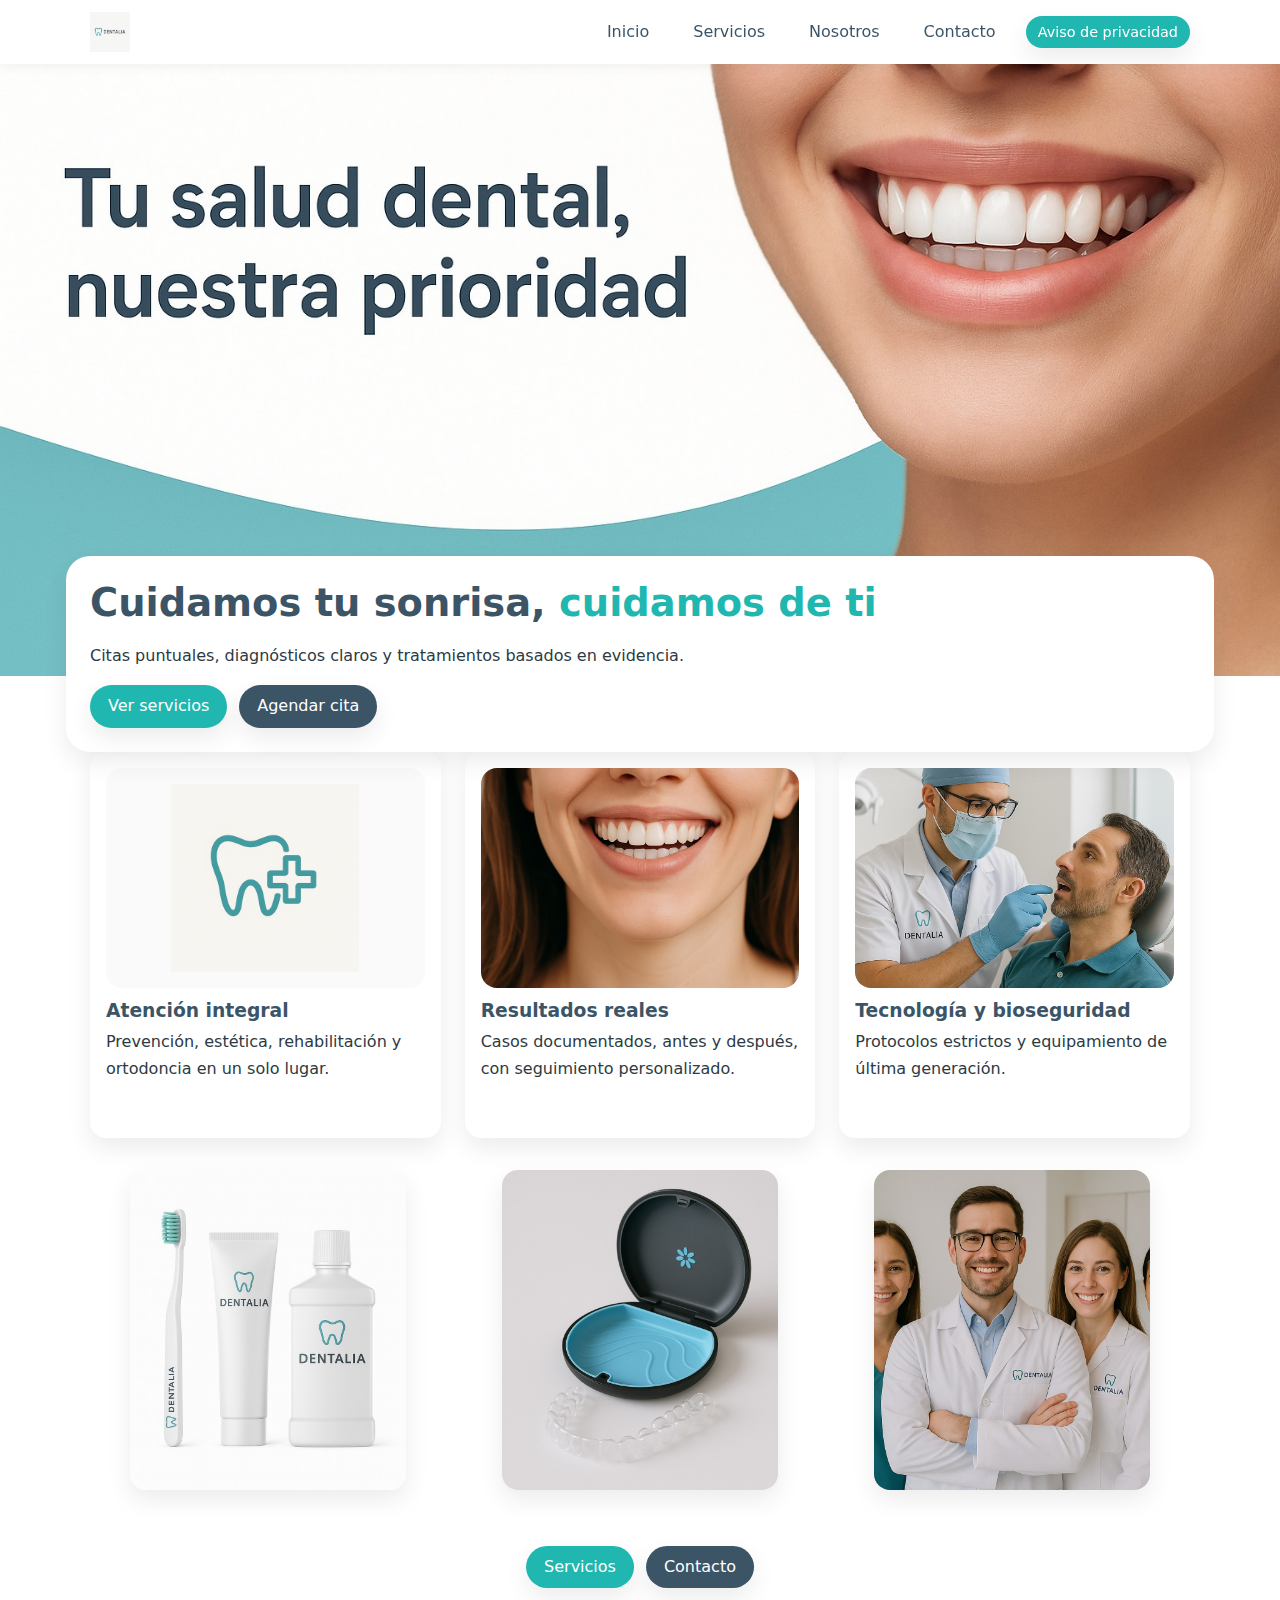
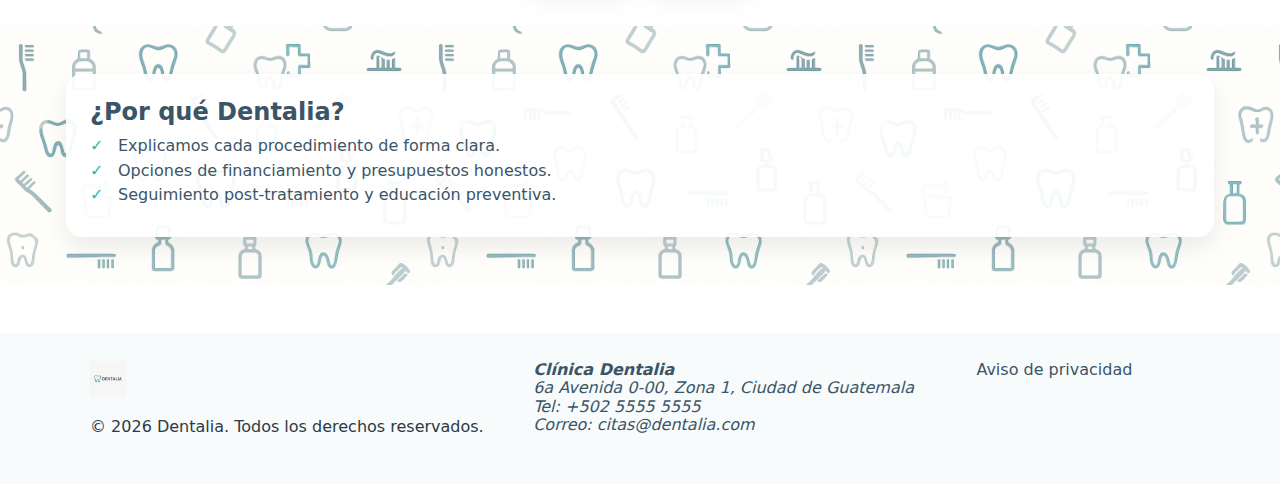
<file: index.html>
<!DOCTYPE html>
<html lang="es">
<head>
  <meta charset="utf-8">
  <meta name="viewport" content="width=device-width, initial-scale=1">
  <title>Dentalia | Clínica Dental</title>
  <meta name="description" content="Clínica Dentalia: prevención, ortodoncia, estética y atención integral.">
  <link rel="icon" type="image/png" sizes="32x32" href="assets/img/logo/favicon-32.png">
  <link rel="icon" type="image/png" sizes="192x192" href="assets/img/logo/favicon-192.png">
  <link rel="apple-touch-icon" href="assets/img/logo/apple-touch-icon.png">
  <link rel="stylesheet" href="assets/css/normalize.css">
  <link rel="stylesheet" href="assets/css/estilo.css">
</head>
<body>
  <header class="header">
    <div class="container header__wrap">
      <a class="brand" href="index.html" aria-label="Inicio Dentalia">
        <img src="assets/img/logo/logo-dentalia.png" alt="Dentalia" height="40">
      </a>

      <button class="nav__toggle" id="btnMenu" aria-label="Abrir menú" aria-expanded="false">
        <span></span><span></span><span></span>
      </button>

      <nav class="nav" id="nav">
        <ul class="nav__list">
          <li><a class="nav__link" href="index.html">Inicio</a></li>
          <li><a class="nav__link" href="servicios.html">Servicios</a></li>
          <li><a class="nav__link" href="nosotros.html">Nosotros</a></li>
          <li><a class="nav__link" href="contacto.html">Contacto</a></li>
          <li><a class="btn btn--sm" href="aviso-privacidad.html">Aviso de privacidad</a></li>
        </ul>
      </nav>
    </div>
  </header>

  <main>
    <!-- HERO -->
    <section id="hero" class="hero">
      <div class="hero__media">
        <img src="assets/img/banners/hero-sonrisa.jpg" alt="Sonrisa saludable" class="hero__img">
      </div>
      <div class="container hero__content">
        <!-- Frase distinta a la de la imagen -->
        <h1>Cuidamos tu sonrisa, <span class="accent">cuidamos de ti</span></h1>
        <p>Citas puntuales, diagnósticos claros y tratamientos basados en evidencia.</p>
        <div class="hero__cta">
          <a class="btn" href="servicios.html">Ver servicios</a>
          <a class="btn btn--sec" href="contacto.html">Agendar cita</a>
        </div>
      </div>
    </section>

    <!-- SELLOS / DESTACADOS -->
    <section class="container grid-3 destacados">
      <article class="card">
        <!-- Ícono ahora grande y consistente con el resto -->
        <img src="assets/img/logo/icono-dental-cruz.png" alt="Atención integral" class="thumb thumb--contain">
        <h3>Atención integral</h3>
        <p>Prevención, estética, rehabilitación y ortodoncia en un solo lugar.</p>
      </article>
      <article class="card">
        <img src="assets/img/equipo/sonrisa-mujer.jpg" alt="Resultados" class="thumb">
        <h3>Resultados reales</h3>
        <p>Casos documentados, antes y después, con seguimiento personalizado.</p>
      </article>
      <article class="card">
        <img src="assets/img/equipo/atencion-paciente.jpg" alt="Tecnología y bioseguridad" class="thumb">
        <h3>Tecnología y bioseguridad</h3>
        <p>Protocolos estrictos y equipamiento de última generación.</p>
      </article>
    </section>

    <!-- COLLAGE + CTA SUPERPUESTA -->
<section class="collage" aria-label="Galería de tratamientos">
  <div class="collage__grid">
    <figure class="collage__item">
      <img src="assets/img/servicios/kit-dentalia.jpg" alt="Cuidado dental diario, kit Dentalia">
    </figure>
    <figure class="collage__item">
      <img src="assets/img/servicios/ortodoncia-invisible.jpg" alt="Ortodoncia invisible">
    </figure>
    <figure class="collage__item">
      <img src="assets/img/equipo/equipo-dentalia.jpg" alt="Nuestro equipo">
    </figure>
  </div>

  <!-- Botones superpuestos y centrados -->
  <div class="collage__cta">
    <a class="btn" href="servicios.html">Servicios</a>
    <a class="btn btn--sec" href="contacto.html">Contacto</a>
  </div>
</section>

    <!-- PATRÓN DE FONDO + INFO (con panel blanco para contraste) -->
    <section class="patron">
      <div class="container panel-contraste">
        <h2 id="por-que-dentalia">¿Por qué Dentalia?</h2>
        <ul class="checks">
          <li>Explicamos cada procedimiento de forma clara.</li>
          <li>Opciones de financiamiento y presupuestos honestos.</li>
          <li>Seguimiento post-tratamiento y educación preventiva.</li>
        </ul>
      </div>
    </section>
  </main>

  <footer class="footer">
    <div class="container footer__grid">
      <div>
        <img src="assets/img/logo/logo-dentalia-alt.png" alt="Dentalia" height="36">
        <p>© <span id="year"></span> Dentalia. Todos los derechos reservados.</p>
      </div>
      <address>
        <strong>Clínica Dentalia</strong><br>
        6a Avenida 0-00, Zona 1, Ciudad de Guatemala<br>
        Tel: <a href="tel:+50255555555">+502 5555 5555</a><br>
        Correo: <a href="mailto:citas@dentalia.com">citas@dentalia.com</a>
      </address>
      <nav aria-label="Enlaces legales">
        <a href="aviso-privacidad.html">Aviso de privacidad</a>
      </nav>
    </div>
  </footer>

  <script src="assets/js/main.js"></script>
</body>
</html>
</file>
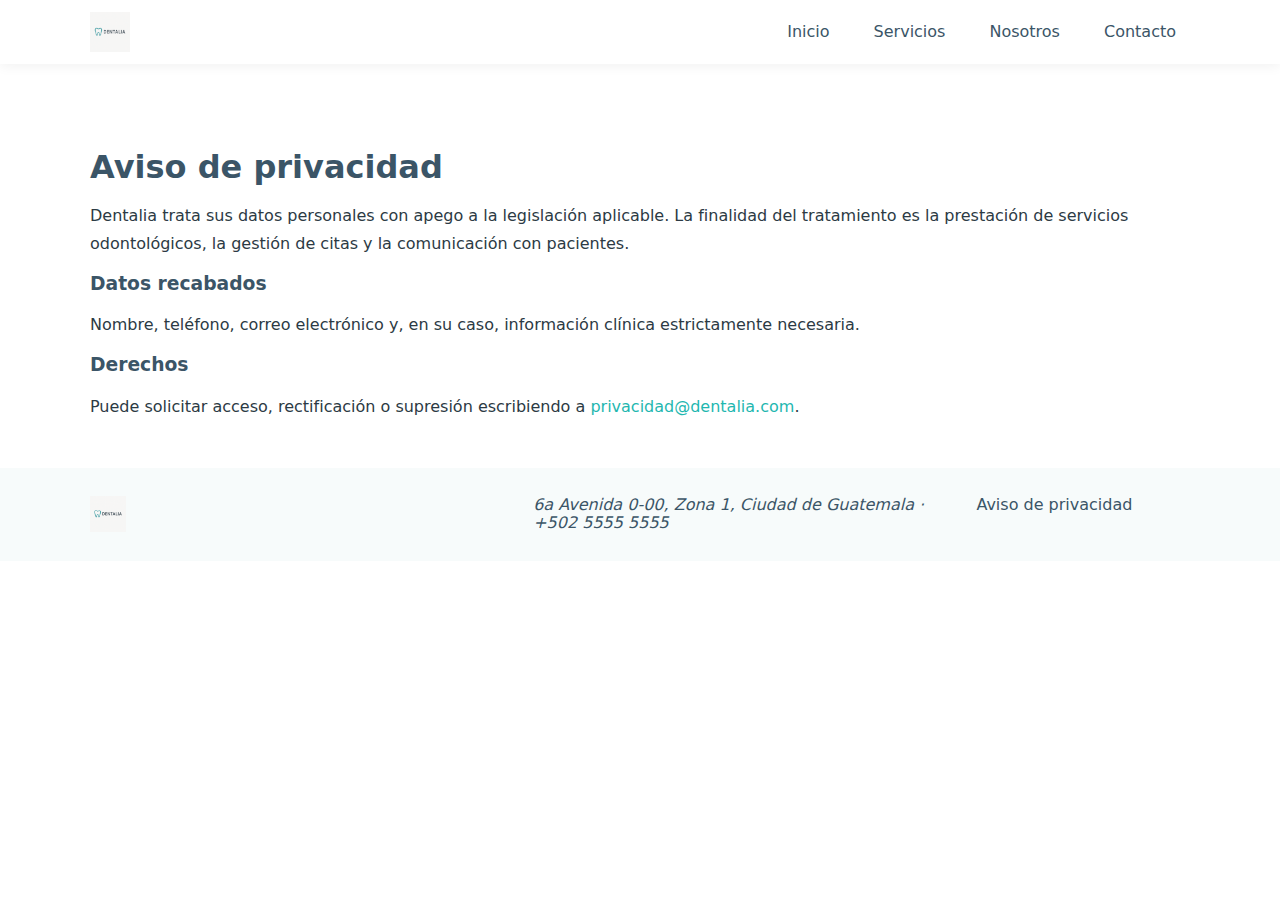
<file: aviso-privacidad.html>
<!DOCTYPE html>
<html lang="es">
<head>
  <meta charset="utf-8">
  <meta name="viewport" content="width=device-width, initial-scale=1">
  <title>Aviso de privacidad | Dentalia</title>
  <link rel="stylesheet" href="assets/css/normalize.css">
  <link rel="stylesheet" href="assets/css/estilo.css">
</head>
<body>
<header class="header">
  <div class="container header__wrap">
    <a class="brand" href="index.html"><img src="assets/img/logo/logo-dentalia.png" alt="Dentalia" height="40"></a>
    <button class="nav__toggle" id="btnMenu" aria-label="Abrir menú"><span></span><span></span><span></span></button>
    <nav class="nav" id="nav">
      <ul class="nav__list">
        <li><a class="nav__link" href="index.html">Inicio</a></li>
        <li><a class="nav__link" href="servicios.html">Servicios</a></li>
        <li><a class="nav__link" href="nosotros.html">Nosotros</a></li>
        <li><a class="nav__link" href="contacto.html">Contacto</a></li>
      </ul>
    </nav>
  </div>
</header>

<main class="container mt-header">
  <h1>Aviso de privacidad</h1>
  <p>Dentalia trata sus datos personales con apego a la legislación aplicable. La finalidad del tratamiento es la prestación de servicios odontológicos, la gestión de citas y la comunicación con pacientes.</p>
  <h3>Datos recabados</h3>
  <p>Nombre, teléfono, correo electrónico y, en su caso, información clínica estrictamente necesaria.</p>
  <h3>Derechos</h3>
  <p>Puede solicitar acceso, rectificación o supresión escribiendo a <a href="mailto:privacidad@dentalia.com">privacidad@dentalia.com</a>.</p>
</main>

<footer class="footer">
  <div class="container footer__grid">
    <div><img src="assets/img/logo/logo-dentalia-alt.png" alt="" height="36"></div>
    <address>6a Avenida 0-00, Zona 1, Ciudad de Guatemala · <a href="tel:+50255555555">+502 5555 5555</a></address>
    <nav><a href="aviso-privacidad.html">Aviso de privacidad</a></nav>
  </div>
</footer>

<script src="assets/js/main.js"></script>
</body>
</html>
</file>
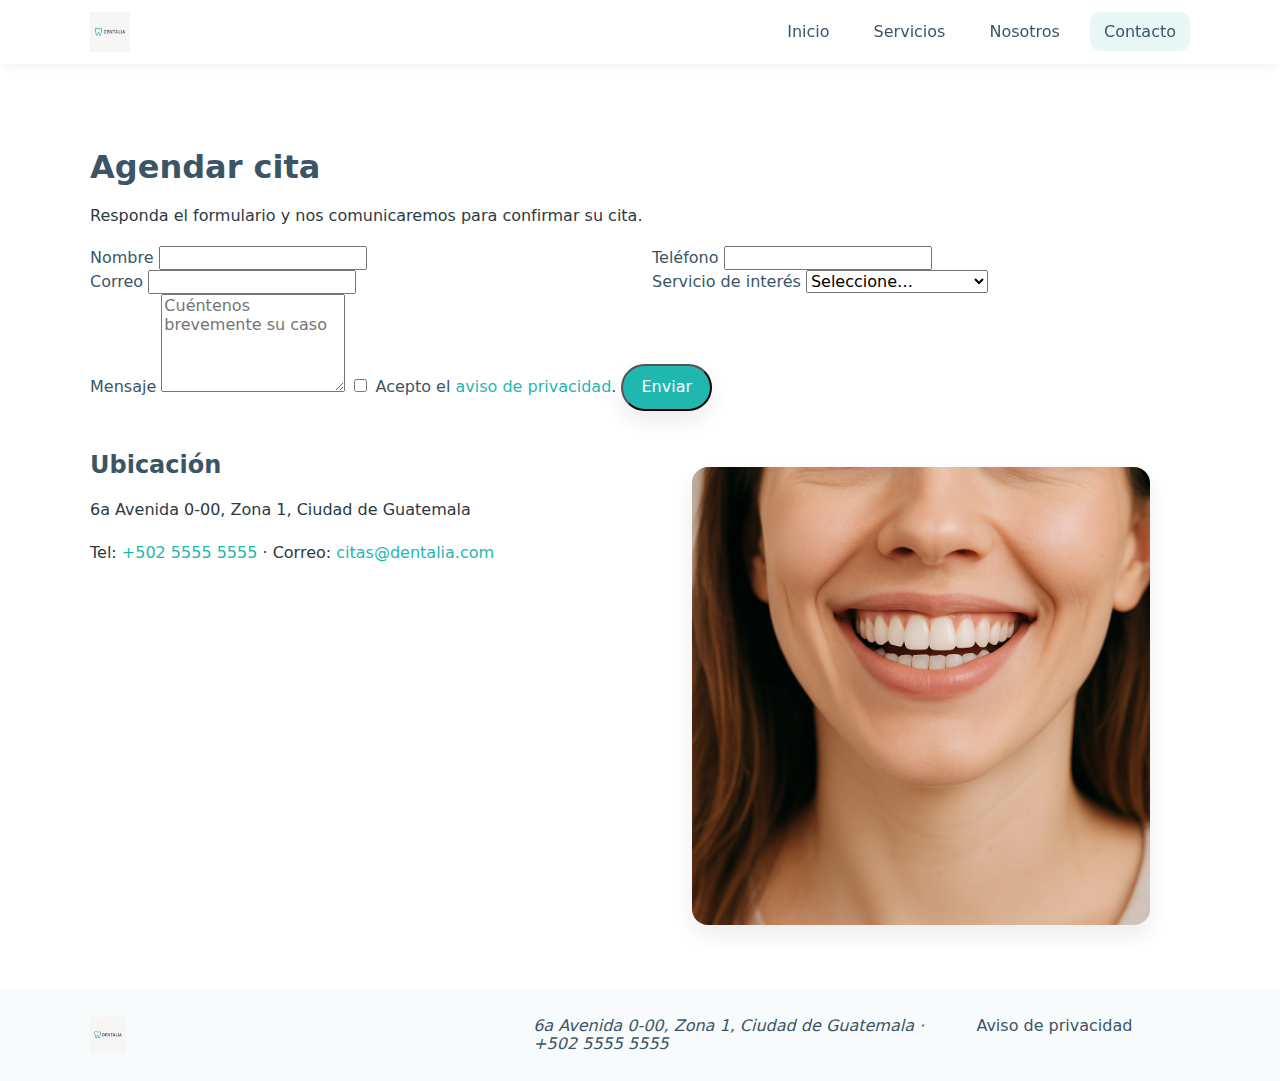
<file: contacto.html>
<!DOCTYPE html>
<html lang="es">
<head>
  <meta charset="utf-8">
  <meta name="viewport" content="width=device-width, initial-scale=1">
  <title>Contacto | Dentalia</title>
  <link rel="stylesheet" href="assets/css/normalize.css">
  <link rel="stylesheet" href="assets/css/estilo.css">
</head>
<body>
<header class="header">
  <div class="container header__wrap">
    <a class="brand" href="index.html"><img src="assets/img/logo/logo-dentalia.png" alt="Dentalia" height="40"></a>
    <button class="nav__toggle" id="btnMenu" aria-label="Abrir menú"><span></span><span></span><span></span></button>
    <nav class="nav" id="nav">
      <ul class="nav__list">
        <li><a class="nav__link" href="index.html">Inicio</a></li>
        <li><a class="nav__link" href="servicios.html">Servicios</a></li>
        <li><a class="nav__link" href="nosotros.html">Nosotros</a></li>
        <li><a class="nav__link active" href="contacto.html">Contacto</a></li>
      </ul>
    </nav>
  </div>
</header>

<main class="container mt-header">
  <h1 id="contacto">Agendar cita</h1>
  <p>Responda el formulario y nos comunicaremos para confirmar su cita.</p>

  <form class="form" action="https://formspree.io/f/myzdbrpj" method="POST">
    <div class="grid-2">
      <label>Nombre
        <input type="text" name="nombre" required>
      </label>
      <label>Teléfono
        <input type="tel" name="telefono" required>
      </label>
    </div>
    <div class="grid-2">
      <label>Correo
        <input type="email" name="email" required>
      </label>
      <label>Servicio de interés
        <select name="servicio" required>
          <option value="">Seleccione…</option>
          <option>Profilaxis y limpieza</option>
          <option>Ortodoncia invisible</option>
          <option>Rehabilitación</option>
        </select>
      </label>
    </div>
    <label>Mensaje
      <textarea name="mensaje" rows="5" placeholder="Cuéntenos brevemente su caso"></textarea>
    </label>
    <label class="chk">
      <input type="checkbox" required> Acepto el <a href="aviso-privacidad.html">aviso de privacidad</a>.
    </label>
    <button class="btn" type="submit">Enviar</button>
  </form>

  <section class="grid-2 mt-40">
    <div>
      <h2>Ubicación</h2>
      <p>6a Avenida 0-00, Zona 1, Ciudad de Guatemala</p>
      <p>Tel: <a href="tel:+50255555555">+502 5555 5555</a> · Correo: <a href="mailto:citas@dentalia.com">citas@dentalia.com</a></p>
    </div>
    <figure class="media">
      <img src="assets/img/equipo/sonrisa-mujer.jpg" alt="Paciente feliz">
    </figure>
  </section>
</main>

<footer class="footer">
  <div class="container footer__grid">
    <div><img src="assets/img/logo/logo-dentalia-alt.png" alt="" height="36"></div>
    <address>6a Avenida 0-00, Zona 1, Ciudad de Guatemala · <a href="tel:+50255555555">+502 5555 5555</a></address>
    <nav><a href="aviso-privacidad.html">Aviso de privacidad</a></nav>
  </div>
</footer>

<script src="assets/js/main.js"></script>
</body>
</html>
</file>
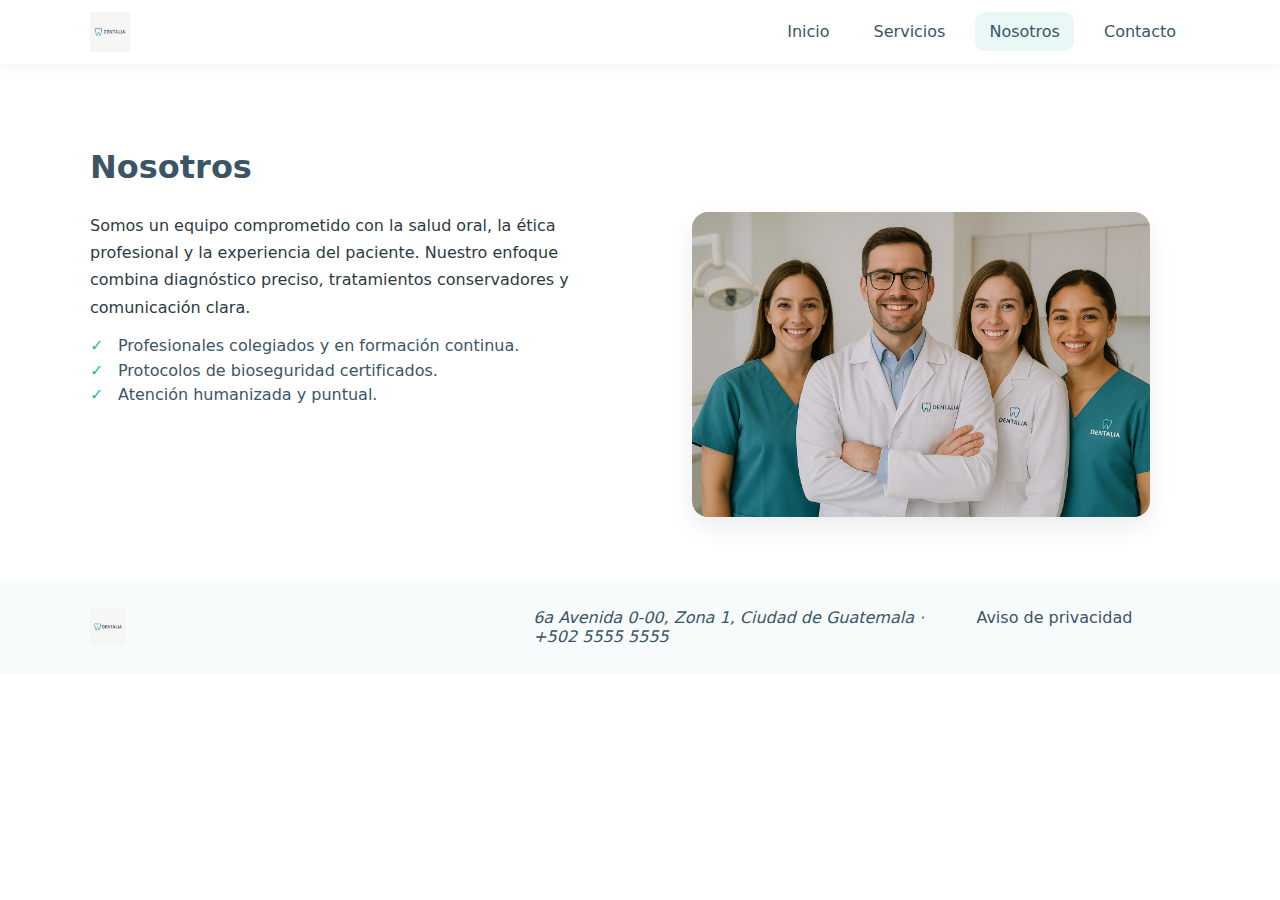
<file: nosotros.html>
<!DOCTYPE html>
<html lang="es">
<head>
  <meta charset="utf-8">
  <meta name="viewport" content="width=device-width, initial-scale=1">
  <title>Nosotros | Dentalia</title>
  <link rel="stylesheet" href="assets/css/normalize.css">
  <link rel="stylesheet" href="assets/css/estilo.css">
</head>
<body>
<header class="header">
  <div class="container header__wrap">
    <a class="brand" href="index.html"><img src="assets/img/logo/logo-dentalia.png" alt="Dentalia" height="40"></a>
    <button class="nav__toggle" id="btnMenu" aria-label="Abrir menú"><span></span><span></span><span></span></button>
    <nav class="nav" id="nav">
      <ul class="nav__list">
        <li><a class="nav__link" href="index.html">Inicio</a></li>
        <li><a class="nav__link" href="servicios.html">Servicios</a></li>
        <li><a class="nav__link active" href="nosotros.html">Nosotros</a></li>
        <li><a class="nav__link" href="contacto.html">Contacto</a></li>
      </ul>
    </nav>
  </div>
</header>

<main class="container mt-header">
  <h1>Nosotros</h1>
  <section class="grid-2">
    <div>
      <p>Somos un equipo comprometido con la salud oral, la ética profesional y la experiencia del paciente. Nuestro enfoque combina diagnóstico preciso, tratamientos conservadores y comunicación clara.</p>
      <ul class="checks">
        <li>Profesionales colegiados y en formación continua.</li>
        <li>Protocolos de bioseguridad certificados.</li>
        <li>Atención humanizada y puntual.</li>
      </ul>
    </div>
    <figure class="media">
      <img src="assets/img/equipo/equipo-dentalia.jpg" alt="Equipo Dentalia">
    </figure>
  </section>
</main>

<footer class="footer">
  <div class="container footer__grid">
    <div><img src="assets/img/logo/logo-dentalia-alt.png" alt="" height="36"></div>
    <address>6a Avenida 0-00, Zona 1, Ciudad de Guatemala · <a href="tel:+50255555555">+502 5555 5555</a></address>
    <nav><a href="aviso-privacidad.html">Aviso de privacidad</a></nav>
  </div>
</footer>

<script src="assets/js/main.js"></script>
</body>
</html>
</file>
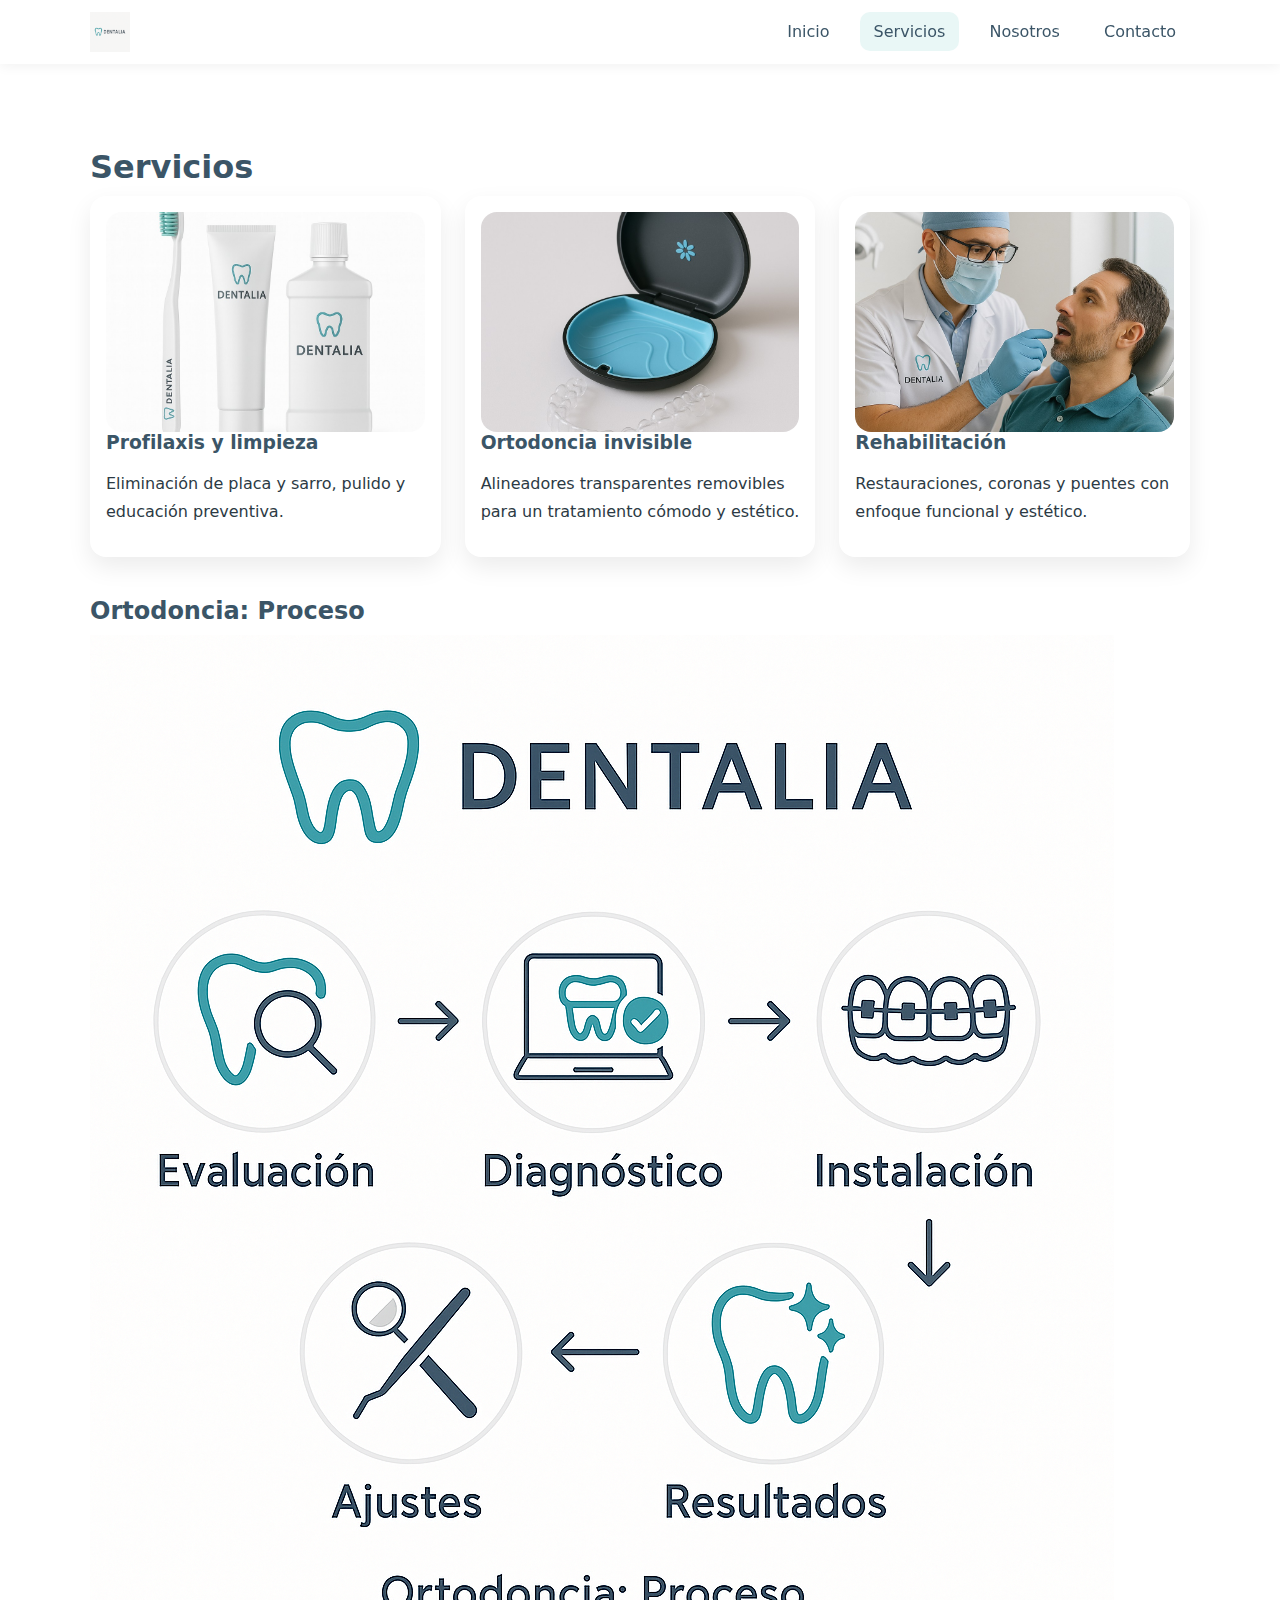
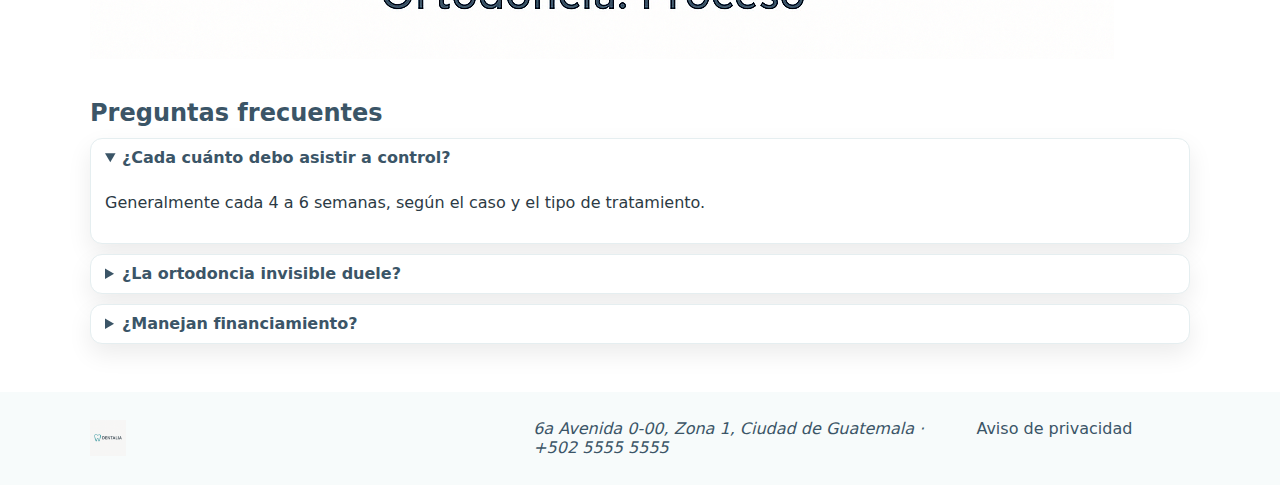
<file: servicios.html>
<!DOCTYPE html>
<html lang="es">
<head>
  <meta charset="utf-8">
  <meta name="viewport" content="width=device-width, initial-scale=1">
  <title>Servicios | Dentalia</title>
  <link rel="stylesheet" href="assets/css/normalize.css">
  <link rel="stylesheet" href="assets/css/estilo.css">
</head>
<body>
  <header class="header">
    <div class="container header__wrap">
      <a class="brand" href="index.html">
        <img src="assets/img/logo/logo-dentalia.png" alt="Dentalia" height="40">
      </a>
      <button class="nav__toggle" id="btnMenu" aria-label="Abrir menú"><span></span><span></span><span></span></button>
      <nav class="nav" id="nav">
        <ul class="nav__list">
          <li><a class="nav__link" href="index.html">Inicio</a></li>
          <li><a class="nav__link active" href="servicios.html">Servicios</a></li>
          <li><a class="nav__link" href="nosotros.html">Nosotros</a></li>
          <li><a class="nav__link" href="contacto.html">Contacto</a></li>
        </ul>
      </nav>
    </div>
  </header>

  <main class="container mt-header">
    <h1 id="servicios">Servicios</h1>

    <section class="grid-3">
      <article class="card">
        <img src="assets/img/servicios/kit-dentalia.jpg" alt="Profilaxis y limpieza" class="thumb">
        <h3>Profilaxis y limpieza</h3>
        <p>Eliminación de placa y sarro, pulido y educación preventiva.</p>
      </article>
      <article class="card">
        <img src="assets/img/servicios/ortodoncia-invisible.jpg" alt="Ortodoncia invisible" class="thumb">
        <h3>Ortodoncia invisible</h3>
        <p>Alineadores transparentes removibles para un tratamiento cómodo y estético.</p>
      </article>
      <article class="card">
        <img src="assets/img/equipo/atencion-paciente.jpg" alt="Rehabilitación" class="thumb">
        <h3>Rehabilitación</h3>
        <p>Restauraciones, coronas y puentes con enfoque funcional y estético.</p>
      </article>
    </section>

    <h2 class="mt-40">Ortodoncia: Proceso</h2>
    <div class="infografia">
      <img src="assets/img/ui/infografia-ortodoncia.png" alt="Infografía proceso de ortodoncia">
    </div>

    <!-- ACORDEÓN -->
    <section id="acordeon" class="acordeon mt-40">
      <h2>Preguntas frecuentes</h2>

      <details class="ac-item" open>
        <summary>¿Cada cuánto debo asistir a control?</summary>
        <div class="ac-panel"><p>Generalmente cada 4 a 6 semanas, según el caso y el tipo de tratamiento.</p></div>
      </details>

      <details class="ac-item">
        <summary>¿La ortodoncia invisible duele?</summary>
        <div class="ac-panel"><p>Puede haber presión leve los primeros días de cada alineador. Es normal y transitoria.</p></div>
      </details>

      <details class="ac-item">
        <summary>¿Manejan financiamiento?</summary>
        <div class="ac-panel"><p>Sí. Ofrecemos planes flexibles y presupuestos por escrito antes de iniciar.</p></div>
      </details>
    </section>
  </main>

  <footer class="footer">
    <div class="container footer__grid">
      <div><img src="assets/img/logo/logo-dentalia-alt.png" alt="" height="36"></div>
      <address>6a Avenida 0-00, Zona 1, Ciudad de Guatemala · <a href="tel:+50255555555">+502 5555 5555</a></address>
      <nav><a href="aviso-privacidad.html">Aviso de privacidad</a></nav>
    </div>
  </footer>

  <script src="assets/js/main.js"></script>
</body>
</html>
</file>
<file: assets/css/estilo.css>
/* ===== Variables ===== */
:root{
  --c1:#1fb7b0;          /* turquesa Dentalia */
  --c2:#3b5567;          /* gris azulado texto */
  --c-bg:#ffffff;
  --c-muted:#6c7a86;
  --c-soft:#e9f7f6;
  --shadow: 0 10px 25px rgba(0,0,0,.08);
  --radius: 16px;
}

/* ===== Tipografía por TIPO ===== */
html{scroll-behavior:smooth}
body{
  font-family: system-ui, -apple-system, "Segoe UI", Roboto, Arial, sans-serif;
  color: var(--c2); background: var(--c-bg);
}
h1,h2,h3{line-height:1.2;margin:0 0 .6rem}
p{line-height:1.7;color:#2c3a44}
a{color:var(--c1);text-decoration:none}
a:hover{text-decoration:underline}

/* ===== Utilidades y layout (CLASES) ===== */
.container{width:min(1100px, 92%); margin:0 auto}
.grid-2{display:grid;gap:24px;grid-template-columns:repeat(2,1fr)}
.grid-3{display:grid;gap:24px;grid-template-columns:repeat(3,1fr)}
.mt-40{margin-top:40px}
.mt-header{margin-top:84px}
.icon{width:48px;height:auto}
.thumb{border-radius:var(--radius); width:100%; height:220px; object-fit:cover} /* ↑ más grande */
.media img{border-radius:var(--radius); box-shadow: var(--shadow)}
.checks{list-style: none; padding:0; margin:.5rem 0}
.checks li{padding-left:28px; position:relative; margin:.4rem 0}
.checks li::before{
  content:"✓"; position:absolute; left:0; top:0; color:var(--c1); font-weight:700;
}

/* ===== Header y navegación ===== */
.header{position:sticky; top:0; background:#fff; box-shadow:0 2px 12px rgba(0,0,0,.06); z-index:50}
.header__wrap{display:flex; align-items:center; justify-content:space-between; padding:12px 0}
.nav__list{display:flex; gap:16px; align-items:center; margin:0; padding:0; list-style:none}
.nav__link{padding:10px 14px; border-radius:10px; color:var(--c2)}
.nav__link.active, .nav__link:hover{background:var(--c-soft)}
.nav__toggle{display:none; width:40px; height:40px; border:0; background:transparent; cursor:pointer}
.nav__toggle span{display:block; height:2px; background:var(--c2); margin:8px 0}

/* ===== Botones (CLASE) ===== */
.btn{display:inline-block; background:var(--c1); color:#fff; padding:12px 18px; border-radius:999px; box-shadow:var(--shadow)}
.btn:hover{transform:translateY(-1px)}
.btn--sec{background:var(--c2)}
.btn--sm{padding:8px 12px; font-size:.9rem}

/* ===== HERO (por ID) ===== */
#hero{position:relative}
.hero__media{height:68vh; min-height:420px; overflow:hidden}          /* ↑ más alto */
.hero__img{
  width:100%; height:100%;
  object-fit:cover;
  object-position:left center;                                        /* ← muestra la frase de la imagen */
  filter:saturate(.95)
}
.hero__content{
  position:relative; margin-top:-120px; background:#fff;
  border-radius:24px; padding:24px; box-shadow:var(--shadow)
}
.hero__content h1{font-size:clamp(1.6rem, 4vw, 2.4rem)}
.accent{color:var(--c1)}
.hero__cta{display:flex; gap:12px; margin-top:10px}

/* ===== Cards y secciones ===== */
.card{background:#fff; border-radius:var(--radius); padding:16px; box-shadow:var(--shadow)}
.destacados .card .thumb{height:220px; object-fit:cover}              /* ↑ más grande */

/* ===== Slider (centrado) ===== */
.slider{
  position:relative;
  overflow:hidden;
  margin:48px auto;
  width:min(1100px, 92%);
}

.slider__track{
  display:flex;
  align-items:center;                 /* centra verticalmente el contenido */
  transition:transform .6s ease;
}

.slide{
  min-width:100%;
  display:flex;                       /* centra horizontalmente la imagen dentro del slide */
  justify-content:center;
  align-items:center;
}

.slide img{
  height:380px;                       /* alto fijo del carrusel */
  width:auto;                         /* ancho automático para no “pegarse” a un lado */
  max-width:100%;                     /* no excede el slide */
  object-fit:contain;                 /* la imagen se ve completa */
  object-position:center;
  background:#fff;
  border-radius:var(--radius);
  padding:8px;
}

.slider__btn{
  position:absolute;
  top:50%;
  transform:translateY(-50%);
  background:#fff;
  border:0;
  width:38px; height:38px;
  border-radius:999px;
  box-shadow:var(--shadow);
  cursor:pointer;
}
.slider__btn.prev{left:8px}
.slider__btn.next{right:8px}

/* ===== CTA sin imagen ===== */
.ctas-simple{padding:8px 0 24px}
.cta-links{display:flex; gap:12px; justify-content:center; margin-top:16px}
.cta-links .btn{font-size:1.05rem; padding:14px 22px}

/* ===== Patrón de fondo ===== */
.patron{
  background-image: url("../img/ui/fondo-patron-dental.png");
  background-size: 420px;
  padding: 48px 0;
}
/* Panel de contraste para legibilidad */
.panel-contraste{
  background: rgba(255,255,255,.92);
  border-radius: 16px;
  padding: 24px;
  box-shadow: var(--shadow);
}

/* ===== Acordeón ===== */
#acordeon details{border:1px solid #e5eef0; border-radius:12px; padding:10px 14px; background:#fff; box-shadow:var(--shadow); margin:10px 0}
#acordeon summary{cursor:pointer; font-weight:600}
.ac-panel{padding-top:6px; color:var(--c-muted)}

/* ===== Footer ===== */
.footer{margin-top:48px; background:#f7fbfb; padding:28px 0}
.footer__grid{display:grid; gap:16px; grid-template-columns:2fr 2fr 1fr}
.footer a{color:var(--c2)}

/* ===== Responsivo ===== */
@media (max-width: 900px){
  .grid-3{grid-template-columns:1fr 1fr}
  .footer__grid{grid-template-columns:1fr}
}
@media (max-width: 720px){
  .grid-2,.grid-3{grid-template-columns:1fr}
  .hero__content{margin-top:-80px}
  .nav__toggle{display:block}
  .nav{position:absolute; right:0; top:64px; background:#fff; box-shadow:var(--shadow); border-radius:12px; padding:10px; display:none}
  .nav.open{display:block}
  .nav__list{flex-direction:column; align-items:flex-start}
  .hero__img{object-position:center center} /* en móviles prioriza composición general */
}

/* ===== Collage centrado + CTA superpuesta ===== */
.collage{
  position: relative;
  margin: 48px 0;
  padding-bottom: 72px;              /* espacio para los botones superpuestos */
}

.collage__grid{
  width: min(1100px, 92%);
  margin: 0 auto;                    /* centrado real */
  display: grid;
  grid-template-columns: repeat(3, 1fr);
  gap: 16px;
}

.collage__item{
  background: #fff;
  border-radius: var(--radius);
  overflow: hidden;
  box-shadow: var(--shadow);
}

.collage__item img{
  display: block;
  width: 100%;
  height: 320px;
  object-fit: cover;                 /* encuadre agradable */
  object-position: center;
}

/* Botones centrados y superpuestos al borde inferior del collage */
.collage__cta{
  position: absolute;
  left: 50%;
  bottom: -10px;                     /* sobresale un poco hacia abajo */
  transform: translateX(-50%);
  display: flex;
  gap: 12px;
  z-index: 2;
}

/* Responsivo */
@media (max-width: 900px){
  .collage__grid{ grid-template-columns: 1fr 1fr; }
}
@media (max-width: 640px){
  .collage__grid{ grid-template-columns: 1fr; }
  .collage__item img{ height: 260px; }
  .collage__cta{ bottom: -6px; }
}

/* ===== Tarjetas destacados: misma altura y formato ===== */
.grid-3{ align-items: stretch; }

.destacados .card{
  display: flex;
  flex-direction: column;
  height: 100%;
}

/* Marco de imagen unificado */
.destacados .card .thumb{
  width: 100%;
  height: 220px;                 /* misma altura para las 3 */
  display: block;
  border-radius: var(--radius);
  object-fit: cover;             /* fotos: llenan el marco */
  box-sizing: border-box;        /* padding no aumenta la altura total */
}

/* Solo la de "Atención integral" (ícono) */
.destacados .card .thumb.thumb--contain{
  object-fit: contain !important;/* el ícono NO se recorta */
  background: #fafafa;
  padding: 16px;                 /* respiración sin crecer la tarjeta */
}

/* Títulos y párrafos uniformes */
.destacados .card h3{ margin: 12px 0 6px; font-weight: 700; }
.destacados .card p{ margin: 0 0 8px; color: #2c3a44; }
</file>
